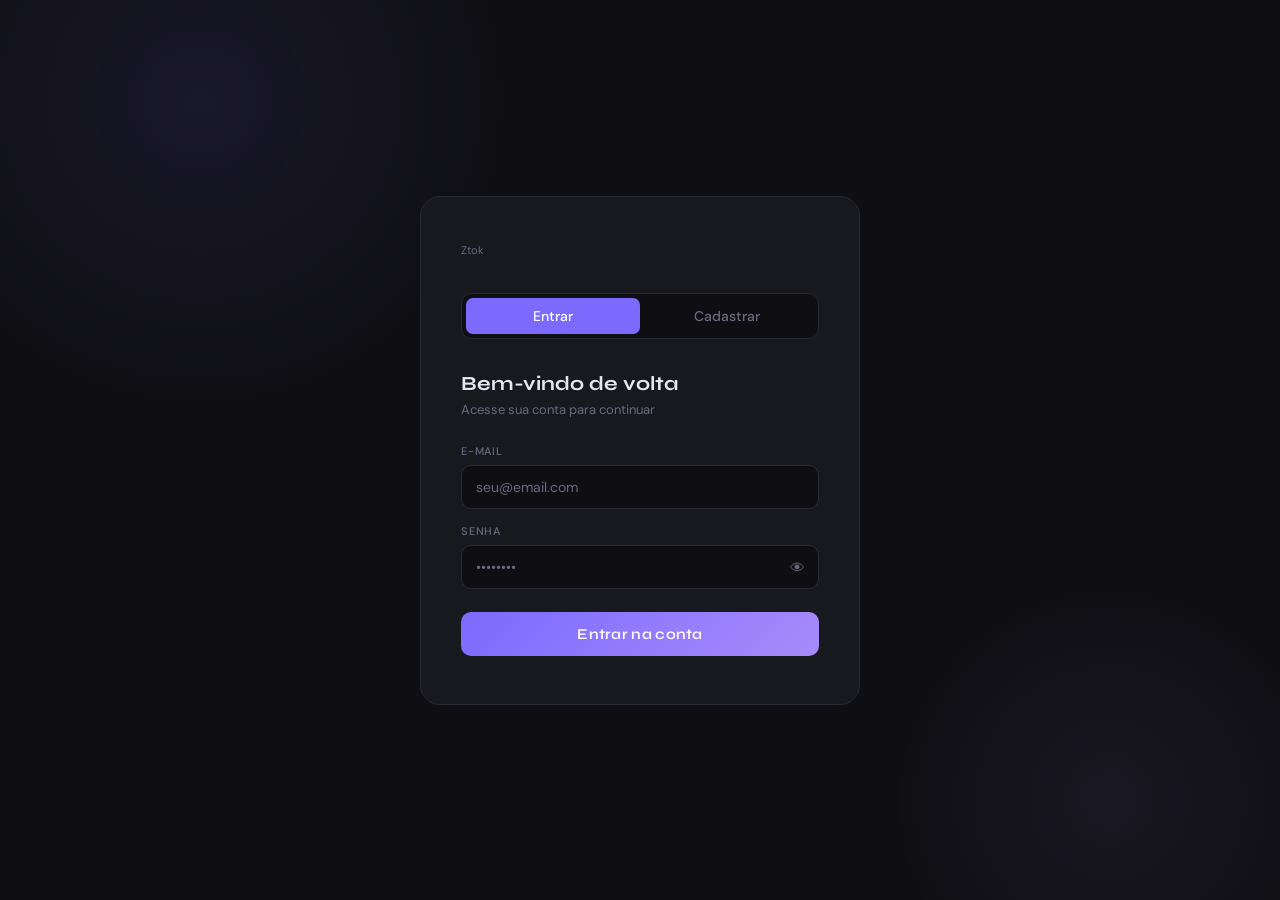
<file: tcc_sara/frontend/login.html>
<!DOCTYPE html>
<html lang="pt-BR">
<head>
    <meta charset="UTF-8">
    <meta name="viewport" content="width=device-width, initial-scale=1.0">
    <title>SARA — Login</title>
    <link rel="preconnect" href="https://fonts.googleapis.com">
    <link href="https://fonts.googleapis.com/css2?family=Syne:wght@400;600;700;800&family=DM+Sans:wght@300;400;500&display=swap" rel="stylesheet">
    <style>
        :root {
            --bg:      #0f0f13;
            --surface: #18181f;
            --border:  #2a2a35;
            --accent:  #7c6aff;
            --accent2: #a78bfa;
            --text:    #e8e6f0;
            --muted:   #6b6880;
            --danger:  #ff6b7a;
            --success: #4ade80;
        }

        * { margin:0; padding:0; box-sizing:border-box; }

        body {
            font-family: 'DM Sans', sans-serif;
            background: var(--bg);
            min-height: 100vh;
            display: flex;
            align-items: center;
            justify-content: center;
            padding: 24px;
            overflow: hidden;
        }

        body::before {
            content: '';
            position: fixed;
            width: 700px; height: 700px;
            background: radial-gradient(circle, rgba(124,106,255,0.10) 0%, transparent 65%);
            top: -250px; left: -150px;
            pointer-events: none;
        }
        body::after {
            content: '';
            position: fixed;
            width: 500px; height: 500px;
            background: radial-gradient(circle, rgba(167,139,250,0.07) 0%, transparent 65%);
            bottom: -150px; right: -80px;
            pointer-events: none;
        }

        .card {
            width: 100%;
            max-width: 440px;
            background: var(--surface);
            border: 1px solid var(--border);
            border-radius: 20px;
            padding: 48px 40px;
            position: relative;
            z-index: 1;
            animation: fadeUp 0.45s ease both;
        }

        @keyframes fadeUp {
            from { opacity:0; transform:translateY(18px); }
            to   { opacity:1; transform:translateY(0); }
        }

        /* Brand */
        .brand {
            display: flex;
            align-items: center;
            gap: 10px;
            margin-bottom: 36px;
        }
        .brand-icon {
            width: 40px; height: 40px;
            background: linear-gradient(135deg, var(--accent), var(--accent2));
            border-radius: 11px;
            display: grid; place-items: center;
            font-size: 19px;
        }
        .brand-name {
            font-family: 'Syne', sans-serif;
            font-weight: 800; font-size: 22px;
            color: var(--text); letter-spacing: -0.5px;
        }
        .brand-sub {
            font-size: 11px; color: var(--muted);
            display: block; margin-top: -2px;
        }

        /* Tabs */
        .tabs {
            display: flex;
            background: var(--bg);
            border: 1px solid var(--border);
            border-radius: 10px;
            padding: 4px;
            margin-bottom: 32px;
        }
        .tab-btn {
            flex: 1; padding: 9px;
            background: transparent; border: none;
            border-radius: 7px;
            font-family: 'DM Sans', sans-serif;
            font-size: 14px; font-weight: 500;
            color: var(--muted);
            cursor: pointer;
            transition: all 0.2s;
            width: auto;
        }
        .tab-btn.active { background: var(--accent); color: #fff; }

        /* Panels */
        .panel { display: none; }
        .panel.active { display: block; }

        .panel-title {
            font-family: 'Syne', sans-serif;
            font-weight: 700; font-size: 20px;
            color: var(--text); margin-bottom: 5px;
        }
        .panel-sub {
            font-size: 13px; color: var(--muted);
            margin-bottom: 26px;
        }

        /* Fields */
        .field { margin-bottom: 15px; }
        .field label {
            display: block;
            font-size: 11px; font-weight: 500;
            color: var(--muted);
            text-transform: uppercase; letter-spacing: 0.07em;
            margin-bottom: 7px;
        }
        .field-wrap { position: relative; }
        .field-wrap input {
            width: 100%;
            padding: 12px 14px;
            background: var(--bg);
            border: 1px solid var(--border);
            border-radius: 10px;
            font-family: 'DM Sans', sans-serif;
            font-size: 14px; color: var(--text);
            outline: none;
            transition: border-color 0.2s, box-shadow 0.2s;
        }
        .field-wrap input::placeholder { color: var(--muted); }
        .field-wrap input:focus {
            border-color: var(--accent);
            box-shadow: 0 0 0 3px rgba(124,106,255,0.15);
        }
        .field-wrap .eye-btn {
            position: absolute; right: 12px; top: 50%;
            transform: translateY(-50%);
            background: none; border: none;
            color: var(--muted); cursor: pointer;
            font-size: 15px; padding: 2px; width: auto;
            line-height: 1;
        }
        .field-wrap .eye-btn:hover { color: var(--text); }

        /* Doc type toggle */
        .label-row {
            display: flex; justify-content: space-between;
            align-items: center; margin-bottom: 7px;
        }
        .label-row label { margin: 0; }
        .doc-pills { display: flex; gap: 6px; }
        .doc-pill {
            padding: 3px 11px;
            border-radius: 20px;
            border: 1px solid var(--border);
            background: transparent;
            font-size: 12px; font-weight: 500;
            color: var(--muted); cursor: pointer; width: auto;
            transition: all 0.15s;
        }
        .doc-pill.active {
            background: rgba(124,106,255,0.15);
            border-color: var(--accent);
            color: var(--accent2);
        }
        .field-hint { font-size: 11px; color: var(--muted); margin-top: 5px; }

        /* Alerts */
        .alert {
            display: none;
            padding: 11px 14px;
            border-radius: 8px;
            font-size: 13px; line-height: 1.4;
            margin-bottom: 18px;
        }
        .alert.show { display: block; }
        .alert-error   { background: rgba(255,107,122,0.1); border: 1px solid rgba(255,107,122,0.3); color: var(--danger); }
        .alert-success { background: rgba(74,222,128,0.1);  border: 1px solid rgba(74,222,128,0.3);  color: var(--success); }

        /* Submit */
        .btn-submit {
            width: 100%; padding: 13px; margin-top: 8px;
            background: linear-gradient(135deg, var(--accent), var(--accent2));
            border: none; border-radius: 10px;
            font-family: 'Syne', sans-serif;
            font-size: 15px; font-weight: 600; color: #fff;
            cursor: pointer;
            transition: opacity 0.2s, transform 0.15s;
            letter-spacing: 0.02em;
        }
        .btn-submit:hover:not(:disabled) { opacity: 0.88; transform: translateY(-1px); }
        .btn-submit:active:not(:disabled) { transform: translateY(0); }
        .btn-submit:disabled { opacity: 0.5; cursor: not-allowed; }

        @media (max-width: 480px) {
            .card { padding: 32px 22px; }
        }
    </style>
</head>
<body>
<div class="card">

    <div class="brand">
        <div>
            <span class="brand-sub">Ztok</span>
        </div>
    </div>

    <div class="tabs">
        <button class="tab-btn active" onclick="switchTab('login')">Entrar</button>
        <button class="tab-btn"        onclick="switchTab('register')">Cadastrar</button>
    </div>

    <!-- ===== PAINEL LOGIN ===== -->
    <div id="loginPanel" class="panel active">
        <p class="panel-title">Bem-vindo de volta</p>
        <p class="panel-sub">Acesse sua conta para continuar</p>

        <div id="loginAlert" class="alert alert-error"></div>

        <div class="field">
            <label>E-mail</label>
            <div class="field-wrap">
                <input type="email" id="loginEmail" placeholder="seu@email.com"
                    onkeydown="if(event.key==='Enter') doLogin()">
            </div>
        </div>

        <div class="field">
            <label>Senha</label>
            <div class="field-wrap">
                <input type="password" id="loginPassword" placeholder="••••••••"
                    onkeydown="if(event.key==='Enter') doLogin()">
                <button class="eye-btn" onclick="togglePw('loginPassword',this)" tabindex="-1">👁</button>
            </div>
        </div>

        <button class="btn-submit" id="loginBtn" onclick="doLogin()">Entrar na conta</button>
    </div>

    <!-- ===== PAINEL CADASTRO ===== -->
    <div id="registerPanel" class="panel">
        <p class="panel-title">Criar conta</p>
        <p class="panel-sub">Preencha os dados abaixo para se registrar</p>

        <div id="registerAlert"   class="alert alert-error"></div>
        <div id="registerSuccess" class="alert alert-success"></div>

        <div class="field">
            <label>Nome de usuário</label>
            <div class="field-wrap">
                <input type="text" id="regName" placeholder="Nome da empresa">
            </div>
        </div>

        <div class="field">
            <label>E-mail</label>
            <div class="field-wrap">
                <input type="email" id="regEmail" placeholder="seu@email.com">
            </div>
        </div>

        <div class="field">
            <label>Senha</label>
            <div class="field-wrap">
                <input type="password" id="regPassword" placeholder="Mínimo 6 caracteres">
                <button class="eye-btn" onclick="togglePw('regPassword',this)" tabindex="-1">👁</button>
            </div>
        </div>

        <div class="field">
            <div class="label-row">
                <label>Documento</label>
                <div class="doc-pills">
                    <button class="doc-pill active" id="pillCpf"  onclick="setDocType('cpf')">CPF</button>
                    <button class="doc-pill"        id="pillCnpj" onclick="setDocType('cnpj')">CNPJ</button>
                </div>
            </div>
            <div class="field-wrap">
                <input type="text" id="regDoc" placeholder="000.000.000-00"
                    maxlength="14" oninput="maskDoc(this)">
            </div>
            <p class="field-hint" id="docHint">Formato: 000.000.000-00</p>
        </div>

        <button class="btn-submit" id="registerBtn" onclick="doRegister()">Criar conta</button>
    </div>

</div>

<script src="js/auth.js"></script>
<script src="js/api.js"></script>
<script>
    if (Auth.isLoggedIn()) window.location.href = 'menu.html';

    let docType = 'cpf';

    /* ── Tabs ── */
    function switchTab(tab) {
        document.getElementById('loginPanel').classList.toggle('active',    tab === 'login');
        document.getElementById('registerPanel').classList.toggle('active', tab === 'register');
        document.querySelectorAll('.tab-btn').forEach((b, i) => {
            b.classList.toggle('active', i === (tab === 'login' ? 0 : 1));
        });
        clearAlerts();
    }

    /* ── Alerts ── */
    function showErr(id, msg)  { const el=document.getElementById(id); el.textContent=msg; el.classList.add('show'); }
    function clearAlerts()     { ['loginAlert','registerAlert','registerSuccess'].forEach(id => document.getElementById(id).classList.remove('show')); }

    /* ── Password toggle ── */
    function togglePw(id, btn) {
        const inp = document.getElementById(id);
        inp.type = inp.type === 'password' ? 'text' : 'password';
        btn.textContent = inp.type === 'password' ? '👁' : '🙈';
    }

    /* ── Loading ── */
    function setLoading(id, on, label) {
        const b = document.getElementById(id);
        b.disabled = on;
        b.textContent = on ? 'Aguarde...' : label;
    }

    /* ── Doc mask ── */
    function setDocType(type) {
        docType = type;
        const inp = document.getElementById('regDoc');
        inp.value = '';
        const isCpf = type === 'cpf';
        inp.placeholder = isCpf ? '000.000.000-00' : '00.000.000/0000-00';
        inp.maxLength   = isCpf ? 14 : 18;
        document.getElementById('docHint').textContent = isCpf ? 'Formato: 000.000.000-00' : 'Formato: 00.000.000/0000-00';
        document.getElementById('pillCpf').classList.toggle('active',  isCpf);
        document.getElementById('pillCnpj').classList.toggle('active', !isCpf);
    }

    function maskDoc(inp) {
        let v = inp.value.replace(/\D/g, '');
        if (docType === 'cpf') {
            v = v.slice(0,11)
                 .replace(/(\d{3})(\d)/,   '$1.$2')
                 .replace(/(\d{3})(\d)/,   '$1.$2')
                 .replace(/(\d{3})(\d{1,2})$/, '$1-$2');
        } else {
            v = v.slice(0,14)
                 .replace(/(\d{2})(\d)/,   '$1.$2')
                 .replace(/(\d{3})(\d)/,   '$1.$2')
                 .replace(/(\d{3})(\d)/,   '$1/$2')
                 .replace(/(\d{4})(\d{1,2})$/, '$1-$2');
        }
        inp.value = v;
    }

    /* ── Login ── */
    async function doLogin() {
        clearAlerts();
        const email    = document.getElementById('loginEmail').value.trim();
        const password = document.getElementById('loginPassword').value;

        if (!email || !password) { showErr('loginAlert', 'Preencha e-mail e senha.'); return; }

        setLoading('loginBtn', true, 'Entrar na conta');
        try {
            const res  = await fetch(`${API_BASE_URL}/users/login`, {
                method: 'POST',
                headers: { 'Content-Type': 'application/json' },
                body: JSON.stringify({ email, password }),
            });
            const data = await res.json();
            if (!res.ok) { showErr('loginAlert', data.error || 'Email ou senha incorretos.'); return; }
            Auth.setUser(data.id, data.name);
            window.location.href = 'menu.html';
        } catch {
            showErr('loginAlert', 'Erro ao conectar com o servidor. Verifique se a API está rodando.');
        } finally {
            setLoading('loginBtn', false, 'Entrar na conta');
        }
    }

    /* ── Cadastro ── */
    async function doRegister() {
        clearAlerts();
        const name     = document.getElementById('regName').value.trim();
        const email    = document.getElementById('regEmail').value.trim();
        const password = document.getElementById('regPassword').value;
        const cpf_cnpj = document.getElementById('regDoc').value.replace(/\D/g, '');

        if (!name || name.length < 3)          { showErr('registerAlert', 'Nome deve ter pelo menos 3 caracteres.'); return; }
        if (!email || !email.includes('@'))    { showErr('registerAlert', 'Informe um e-mail válido.'); return; }
        if (!password || password.length < 6)  { showErr('registerAlert', 'Senha deve ter pelo menos 6 caracteres.'); return; }
        if (docType === 'cpf'  && cpf_cnpj.length !== 11) { showErr('registerAlert', 'CPF incompleto.'); return; }
        if (docType === 'cnpj' && cpf_cnpj.length !== 14) { showErr('registerAlert', 'CNPJ incompleto.'); return; }

        setLoading('registerBtn', true, 'Criar conta');
        try {
            const res  = await fetch(`${API_BASE_URL}/users`, {
                method: 'POST',
                headers: { 'Content-Type': 'application/json' },
                body: JSON.stringify({ name, email, password, cpf_cnpj }),
            });
            const data = await res.json();
            if (!res.ok) { showErr('registerAlert', data.error || 'Erro ao criar conta.'); return; }

            document.getElementById('registerSuccess').textContent = '✓ Conta criada! Redirecionando...';
            document.getElementById('registerSuccess').classList.add('show');
            Auth.setUser(data.id, data.name);
            setTimeout(() => window.location.href = 'menu.html', 1000);
        } catch {
            showErr('registerAlert', 'Erro ao conectar com o servidor.');
        } finally {
            setLoading('registerBtn', false, 'Criar conta');
        }
    }
</script>
</body>
</html>
</file>
<file: tcc_sara/frontend/css/style.css>
* {
    margin: 0;
    padding: 0;
    box-sizing: border-box;
}

body {
    font-family: 'Segoe UI', Tahoma, Geneva, Verdana, sans-serif;
    background: linear-gradient(135deg, #667eea 0%, #764ba2 100%);
    min-height: 100vh;
    display: flex;
    justify-content: center;
    align-items: flex-start;
    padding: 40px 16px;
}

/* ===== CONTAINER BASE ===== */
.container {
    width: 100%;
    max-width: 520px;
    background: white;
    border-radius: 12px;
    box-shadow: 0 10px 30px rgba(0,0,0,0.25);
    padding: 40px;
}

.logo {
    text-align: center;
    margin-bottom: 30px;
}

.logo h1 {
    color: #667eea;
    font-size: 28px;
    margin-bottom: 5px;
}

.logo p {
    color: #666;
    font-size: 14px;
}

/* ===== FORMS ===== */
.form-group {
    margin-bottom: 18px;
}

label {
    display: block;
    margin-bottom: 7px;
    color: #333;
    font-weight: 500;
    font-size: 14px;
}

input[type="text"],
input[type="email"],
input[type="password"],
input[type="date"],
input[type="number"],
select,
textarea {
    width: 100%;
    padding: 11px 13px;
    border: 1px solid #ddd;
    border-radius: 6px;
    font-size: 14px;
    transition: border-color 0.25s, box-shadow 0.25s;
    background: #fafafa;
}

input:focus, select:focus, textarea:focus {
    outline: none;
    border-color: #667eea;
    background: #fff;
    box-shadow: 0 0 0 3px rgba(102,126,234,0.12);
}

button {
    width: 100%;
    padding: 12px;
    background: linear-gradient(135deg, #667eea 0%, #764ba2 100%);
    color: white;
    border: none;
    border-radius: 6px;
    font-size: 15px;
    font-weight: 600;
    cursor: pointer;
    transition: transform 0.15s, box-shadow 0.15s, opacity 0.15s;
}

button:hover:not(:disabled) {
    transform: translateY(-2px);
    box-shadow: 0 6px 18px rgba(102,126,234,0.4);
}

button:active:not(:disabled) { transform: translateY(0); }

button:disabled {
    opacity: 0.65;
    cursor: not-allowed;
}

.toggle-link {
    text-align: center;
    margin-top: 18px;
    color: #666;
    font-size: 14px;
}

.toggle-link a {
    color: #667eea;
    text-decoration: none;
    font-weight: 600;
    cursor: pointer;
}

.toggle-link a:hover { text-decoration: underline; }

/* ===== MENSAGENS ===== */
.error-message {
    background-color: #fff0f0;
    color: #c0392b;
    padding: 11px 14px;
    border-radius: 6px;
    margin-bottom: 18px;
    display: none;
    border-left: 4px solid #e74c3c;
    font-size: 14px;
}

.success-message {
    background-color: #f0fff4;
    color: #1e7e34;
    padding: 11px 14px;
    border-radius: 6px;
    margin-bottom: 18px;
    display: none;
    border-left: 4px solid #28a745;
    font-size: 14px;
}

.error-message.show,
.success-message.show { display: block; }

/* ===== MENU ===== */
.menu-container {
    max-width: 860px;
    background: transparent;
    box-shadow: none;
    padding: 0;
}

.header {
    display: flex;
    justify-content: space-between;
    align-items: center;
    margin-bottom: 30px;
    padding: 20px 24px;
    background: white;
    border-radius: 12px;
    box-shadow: 0 4px 12px rgba(0,0,0,0.1);
}

.header h1 { color: #333; font-size: 22px; }

.user-info { text-align: right; }

.user-info p { color: #555; font-size: 14px; margin-bottom: 6px; }

.btn-logout {
    width: auto;
    padding: 8px 18px;
    background: #e74c3c;
    font-size: 13px;
    border-radius: 6px;
}

.btn-logout:hover { background: #c0392b; transform: none; box-shadow: none; }

.menu-options {
    display: grid;
    grid-template-columns: repeat(auto-fit, minmax(220px, 1fr));
    gap: 20px;
}

.menu-card {
    background: white;
    border-radius: 12px;
    padding: 32px 24px;
    text-align: center;
    cursor: pointer;
    transition: transform 0.25s, box-shadow 0.25s, border-color 0.25s;
    border: 2px solid transparent;
    box-shadow: 0 4px 12px rgba(0,0,0,0.08);
}

.menu-card:hover {
    transform: translateY(-6px);
    box-shadow: 0 12px 28px rgba(0,0,0,0.15);
    border-color: #667eea;
}

.menu-card .icon { font-size: 48px; margin-bottom: 14px; display: block; }

.menu-card h2 { color: #333; margin-bottom: 8px; font-size: 19px; }

.menu-card p  { color: #777; font-size: 13px; line-height: 1.5; }

/* ===== PATRIMÔNIO ===== */
.patrimonio-container {
    max-width: 1060px;
    background: transparent;
    box-shadow: none;
    padding: 0;
}

.patrimonio-container .header { margin-bottom: 20px; flex-wrap: wrap; gap: 10px; }

.actions-bar {
    display: flex;
    gap: 10px;
    margin-bottom: 20px;
    flex-wrap: wrap;
}

.btn-primary {
    background: linear-gradient(135deg, #667eea 0%, #764ba2 100%);
    padding: 11px 20px;
    width: auto;
    flex: 1;
    min-width: 160px;
}

.btn-secondary {
    background: #95a5a6;
    padding: 11px 20px;
    width: auto;
    flex: 0 0 auto;
}

.btn-secondary:hover { background: #7f8c8d; transform: none; box-shadow: none; }

/* ===== MODAL ===== */
.modal {
    display: none;
    position: fixed;
    z-index: 1000;
    inset: 0;
    background: rgba(0,0,0,0.55);
    justify-content: center;
    align-items: center;
    padding: 20px;
}

.modal.show { display: flex; }

.modal-content {
    background: white;
    padding: 36px;
    border-radius: 12px;
    width: 100%;
    max-width: 480px;
    box-shadow: 0 8px 30px rgba(0,0,0,0.2);
    position: relative;
    max-height: 90vh;
    overflow-y: auto;
}

.close-modal {
    position: absolute;
    top: 14px;
    right: 18px;
    font-size: 26px;
    color: #aaa;
    cursor: pointer;
    line-height: 1;
}

.close-modal:hover { color: #333; }

/* ===== TABELA ===== */
.table-container {
    overflow-x: auto;
    background: white;
    border-radius: 12px;
    box-shadow: 0 4px 12px rgba(0,0,0,0.08);
}

table {
    width: 100%;
    border-collapse: collapse;
    font-size: 14px;
}

table thead {
    background: #f4f6fb;
    border-bottom: 2px solid #e0e4ef;
}

table th {
    padding: 13px 14px;
    text-align: left;
    font-weight: 600;
    color: #444;
    white-space: nowrap;
}

table td {
    padding: 11px 14px;
    border-bottom: 1px solid #f0f0f0;
    color: #555;
}

table tbody tr:hover { background: #f9faff; }

.btn-edit,
.btn-delete {
    padding: 5px 11px;
    font-size: 12px;
    width: auto;
    margin-right: 4px;
    display: inline-block;
    border-radius: 5px;
}

.btn-edit  { background: #3498db; }
.btn-edit:hover  { background: #2980b9; transform: none; box-shadow: none; }

.btn-delete { background: #e74c3c; }
.btn-delete:hover { background: #c0392b; transform: none; box-shadow: none; }

.empty-state {
    text-align: center;
    padding: 50px 20px;
    color: #888;
}

.empty-state h3 { margin-bottom: 8px; color: #555; font-size: 18px; }

.status-badge {
    display: inline-block;
    padding: 4px 10px;
    border-radius: 20px;
    font-size: 12px;
    font-weight: 600;
}

.status-ativo      { background: #d4edda; color: #155724; }
.status-inativo    { background: #fff3cd; color: #856404; }
.status-descartado { background: #f8d7da; color: #721c24; }

.loading {
    text-align: center;
    padding: 30px;
    color: #667eea;
    font-size: 15px;
}

/* ===== RESPONSIVE ===== */
@media (max-width: 768px) {
    body { padding: 16px 10px; }

    .container { padding: 28px 18px; }

    .header { flex-direction: column; align-items: flex-start; gap: 12px; }

    .user-info { text-align: left; }

    table { font-size: 12px; }
    table th, table td { padding: 8px 8px; }

    .btn-edit, .btn-delete { padding: 4px 8px; font-size: 11px; }

    .modal-content { padding: 24px 18px; }
}
</file>
